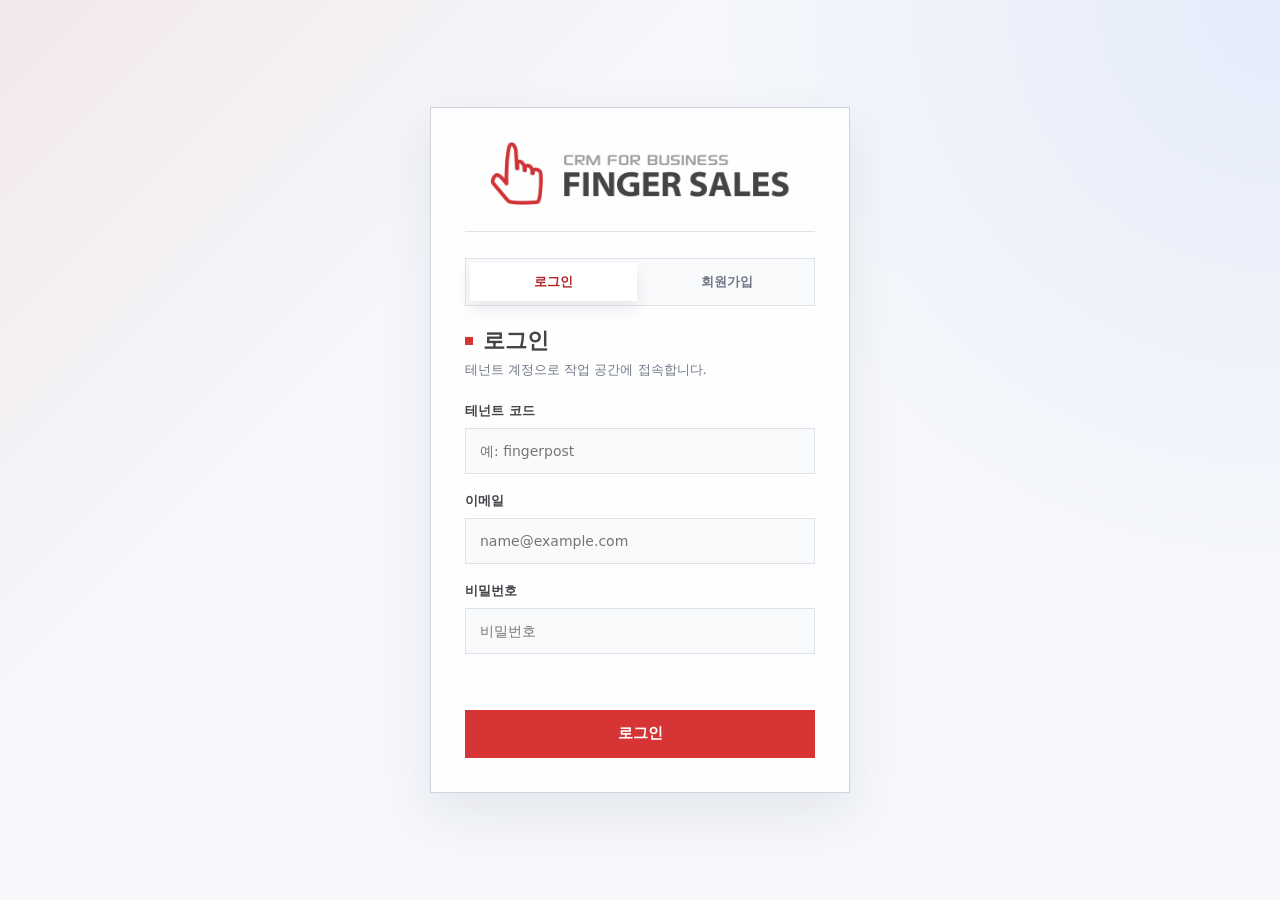
<file: login.html>
<!doctype html>
<html lang="ko">
  <head>
    <meta charset="UTF-8" />
    <meta name="viewport" content="width=device-width, initial-scale=1.0" />
    <title>FingerSalesAI 로그인</title>
    <link rel="stylesheet" href="/styles.css" />
  </head>
  <body class="login-page">
    <main class="login-shell" aria-label="FingerSalesAI 로그인">
      <section class="login-panel">
        <div class="login-brand">
          <img src="/fingersales_logo.png" alt="FingerSalesAI" />
        </div>

        <div class="auth-tabs" role="tablist" aria-label="인증 방식">
          <button class="auth-tab active" type="button" data-auth-mode="login">로그인</button>
          <button class="auth-tab" type="button" data-auth-mode="register">회원가입</button>
        </div>

        <form class="login-form" id="login-form">
          <div class="login-title">
            <h1>로그인</h1>
            <p>테넌트 계정으로 작업 공간에 접속합니다.</p>
          </div>

          <label class="field-group">
            <span>테넌트 코드</span>
            <input type="text" name="tenant_code" autocomplete="organization" placeholder="예: fingerpost" required />
          </label>

          <label class="field-group">
            <span>이메일</span>
            <input type="email" name="email" autocomplete="username" placeholder="name@example.com" required />
          </label>

          <label class="field-group">
            <span>비밀번호</span>
            <input type="password" name="password" autocomplete="current-password" placeholder="비밀번호" required />
          </label>

          <p class="login-message" id="login-message" aria-live="polite"></p>
          <button class="login-button" type="submit">로그인</button>
        </form>

        <form class="login-form hidden" id="register-form">
          <div class="login-title">
            <h1>회원가입</h1>
            <p>새 테넌트를 만들거나, 관리자에게 받은 가입 코드로 기존 테넌트에 참여합니다.</p>
          </div>

          <label class="field-group">
            <span>테넌트 코드</span>
            <input type="text" name="tenant_code" autocomplete="organization" placeholder="예: finger" required />
          </label>

          <label class="field-group">
            <span>테넌트 이름</span>
            <input type="text" name="tenant_name" autocomplete="organization-title" placeholder="예: Finger" />
          </label>

          <label class="field-group">
            <span>이름</span>
            <input type="text" name="name" autocomplete="name" placeholder="사용자 이름" required />
          </label>

          <label class="field-group">
            <span>이메일</span>
            <input type="email" name="email" autocomplete="username" placeholder="name@example.com" required />
          </label>

          <label class="field-group">
            <span>역할</span>
            <select name="role" required>
              <option value="sales">영업</option>
              <option value="viewer">조회</option>
              <option value="manager">매니저</option>
            </select>
          </label>

          <label class="field-group">
            <span>가입 코드</span>
            <input type="password" name="join_code" autocomplete="off" placeholder="기존 테넌트 참여 시 입력" />
          </label>

          <label class="field-group">
            <span>비밀번호</span>
            <input type="password" name="password" autocomplete="new-password" placeholder="비밀번호" required />
          </label>

          <p class="login-message" id="register-message" aria-live="polite"></p>
          <button class="login-button" type="submit">계정 만들기</button>
        </form>
      </section>
    </main>

    <script>
      const loginForm = document.querySelector("#login-form");
      const registerForm = document.querySelector("#register-form");
      const loginMessage = document.querySelector("#login-message");
      const registerMessage = document.querySelector("#register-message");
      const authTabs = document.querySelectorAll(".auth-tab");
      const savedLogin = JSON.parse(localStorage.getItem("fingersalesai:last-login") || "{}");

      if (savedLogin.tenant_code) {
        loginForm.elements.tenant_code.value = savedLogin.tenant_code;
        registerForm.elements.tenant_code.value = savedLogin.tenant_code;
      }
      if (savedLogin.email) {
        loginForm.elements.email.value = savedLogin.email;
        registerForm.elements.email.value = savedLogin.email;
      }

      function setAuthMode(mode) {
        const isRegister = mode === "register";
        loginForm.classList.toggle("hidden", isRegister);
        registerForm.classList.toggle("hidden", !isRegister);
        authTabs.forEach((tab) => tab.classList.toggle("active", tab.dataset.authMode === mode));
      }

      function rememberLogin(tenantCode, email) {
        localStorage.setItem(
          "fingersalesai:last-login",
          JSON.stringify({
            tenant_code: tenantCode,
            email,
          }),
        );
      }

      function apiErrorMessage(result, fallback) {
        const parts = [result?.message || result?.detail || result?.error || fallback];
        if (result?.error_code) parts.push(`에러코드: ${result.error_code}`);
        if (result?.details?.situation) parts.push(`상황: ${result.details.situation}`);
        if (result?.details?.db_errno) parts.push(`DB 오류번호: ${result.details.db_errno}`);
        if (result?.request_id) parts.push(`요청ID: ${result.request_id}`);
        return parts.filter(Boolean).join(" / ");
      }

      authTabs.forEach((tab) => {
        tab.addEventListener("click", () => setAuthMode(tab.dataset.authMode));
      });

      loginForm?.addEventListener("submit", async (event) => {
        event.preventDefault();
        const submitButton = loginForm.querySelector("button[type='submit']");
        const formData = new FormData(loginForm);
        const payload = {
          tenant_code: String(formData.get("tenant_code") || "").trim(),
          email: String(formData.get("email") || "").trim(),
          password: String(formData.get("password") || ""),
        };

        loginMessage.textContent = "";
        submitButton.disabled = true;

        try {
          const response = await fetch("/api/auth/login", {
            method: "POST",
            credentials: "same-origin",
            headers: { "Content-Type": "application/json" },
            body: JSON.stringify(payload),
          });
          const result = await response.json();
          if (!response.ok || !result.success) {
            throw new Error(apiErrorMessage(result, "로그인 정보를 확인해 주세요."));
          }
          rememberLogin(payload.tenant_code, payload.email);
          window.location.replace("/");
        } catch (error) {
          loginMessage.textContent = error.message;
        } finally {
          submitButton.disabled = false;
        }
      });

      registerForm?.addEventListener("submit", async (event) => {
        event.preventDefault();
        const submitButton = registerForm.querySelector("button[type='submit']");
        const formData = new FormData(registerForm);
        const payload = {
          tenant_code: String(formData.get("tenant_code") || "").trim(),
          tenant_name: String(formData.get("tenant_name") || "").trim(),
          name: String(formData.get("name") || "").trim(),
          email: String(formData.get("email") || "").trim(),
          role: String(formData.get("role") || "sales"),
          join_code: String(formData.get("join_code") || ""),
          password: String(formData.get("password") || ""),
        };

        registerMessage.textContent = "";
        submitButton.disabled = true;

        try {
          const response = await fetch("/api/auth/register", {
            method: "POST",
            credentials: "same-origin",
            headers: { "Content-Type": "application/json" },
            body: JSON.stringify(payload),
          });
          const result = await response.json();
          if (!response.ok || !result.success) {
            throw new Error(apiErrorMessage(result, "회원가입 정보를 확인해 주세요."));
          }
          rememberLogin(payload.tenant_code, payload.email);
          loginForm.elements.tenant_code.value = payload.tenant_code;
          loginForm.elements.email.value = payload.email;
          loginForm.elements.password.value = "";
          registerForm.reset();
          registerMessage.textContent = "";
          loginMessage.textContent = result.message || "회원가입이 완료되었습니다. 로그인해 주세요.";
          setAuthMode("login");
        } catch (error) {
          registerMessage.textContent = error.message;
        } finally {
          submitButton.disabled = false;
        }
      });
    </script>
  </body>
</html>
</file>
<file: styles.css>
:root {
  --bg: #f5f7fb;
  --surface: #ffffff;
  --surface-soft: #f9fafc;
  --line: #dde2ea;
  --line-strong: #c6ced9;
  --text: #202327;
  --muted: #6f7885;
  --brand: #d73535;
  --brand-dark: #ad2628;
  --charcoal: #424448;
  --blue: #2563eb;
  --green: #0f9f6e;
  --shadow: 0 18px 45px rgba(23, 32, 50, 0.08);
  --left-size: 50%;
  --left-top-size: 65%;
  --right-size: 20%;
  font-family:
    Inter, ui-sans-serif, system-ui, -apple-system, BlinkMacSystemFont, "Segoe UI",
    sans-serif;
}

* {
  box-sizing: border-box;
}

html,
body {
  height: 100%;
  overflow: hidden;
}

body {
  margin: 0;
  background:
    linear-gradient(135deg, rgba(215, 53, 53, 0.08), transparent 32%),
    radial-gradient(circle at top right, rgba(37, 99, 235, 0.08), transparent 36%),
    var(--bg);
  color: var(--text);
}

.login-page {
  min-height: 100vh;
  display: grid;
  place-items: center;
  padding: 24px;
}

.login-shell {
  width: min(100%, 420px);
}

.login-panel {
  background: rgba(255, 255, 255, 0.94);
  border: 1px solid rgba(198, 206, 217, 0.86);
  box-shadow: var(--shadow);
  padding: 34px;
}

.login-brand {
  display: flex;
  justify-content: center;
  padding-bottom: 26px;
  margin-bottom: 26px;
  border-bottom: 1px solid var(--line);
}

.login-brand img {
  width: min(100%, 300px);
  height: auto;
  display: block;
}

.login-form {
  display: grid;
  gap: 18px;
}

.login-form.hidden {
  display: none;
}

.auth-tabs {
  display: grid;
  grid-template-columns: 1fr 1fr;
  gap: 6px;
  margin-bottom: 22px;
  padding: 4px;
  border: 1px solid var(--line);
  background: var(--surface-soft);
}

.auth-tab {
  min-height: 38px;
  border: 0;
  background: transparent;
  color: var(--muted);
  font-size: 13px;
  font-weight: 900;
}

.auth-tab.active {
  background: var(--surface);
  color: var(--brand-dark);
  box-shadow: 0 8px 18px rgba(16, 24, 40, 0.08);
}

.login-title {
  display: grid;
  gap: 8px;
  margin-bottom: 4px;
}

.login-title h1 {
  font-size: 22px;
}

.login-title h1::before {
  content: "";
  display: inline-block;
  width: 8px;
  height: 8px;
  margin-right: 10px;
  vertical-align: 3px;
  background: var(--brand);
}

.login-title p {
  margin: 0;
  color: var(--muted);
  font-size: 13px;
  line-height: 1.45;
}

.field-group {
  display: grid;
  gap: 8px;
}

.field-group span {
  color: var(--charcoal);
  font-size: 13px;
  font-weight: 800;
}

.field-group input,
.field-group select {
  min-height: 46px;
  border: 1px solid var(--line);
  background: var(--surface-soft);
  padding: 0 14px;
  color: var(--text);
  font-size: 14px;
  outline: none;
}

.field-group input:focus,
.field-group select:focus {
  border-color: rgba(215, 53, 53, 0.58);
  box-shadow: 0 0 0 4px rgba(215, 53, 53, 0.1);
}

.login-message {
  min-height: 18px;
  margin: -4px 0 0;
  color: var(--brand-dark);
  font-size: 12px;
  font-weight: 800;
}

.login-button {
  min-height: 48px;
  border: 0;
  background: var(--brand);
  color: #fff;
  font-size: 15px;
  font-weight: 900;
  margin-top: 6px;
}

.login-button:hover {
  background: var(--brand-dark);
}

.login-button:disabled,
button:disabled {
  cursor: wait;
  opacity: 0.68;
}

button,
input {
  font: inherit;
}

button {
  cursor: pointer;
}

a {
  color: inherit;
}

.app-shell {
  height: 100vh;
  overflow: hidden;
  display: grid;
  grid-template-rows: 72px minmax(0, 1fr);
}

.topbar {
  display: grid;
  grid-template-columns: auto minmax(0, 1fr) auto;
  align-items: center;
  gap: 18px;
  padding: 0 28px;
  background: rgba(255, 255, 255, 0.86);
  border-bottom: 1px solid rgba(198, 206, 217, 0.72);
  backdrop-filter: blur(18px);
  position: sticky;
  top: 0;
  z-index: 10;
}

.brand {
  display: flex;
  align-items: center;
  min-width: 0;
}

.brand img {
  width: 180px;
  height: auto;
  display: block;
}

.main-nav {
  display: flex;
  align-items: center;
  justify-content: flex-start;
  gap: 10px;
  min-width: 0;
}

.main-nav button {
  appearance: none;
  border: 0;
  background: transparent;
  color: var(--muted);
  font-size: 15px;
  font-weight: 800;
  line-height: 1;
  min-height: 48px;
  padding: 0 18px;
  border-radius: 8px;
  white-space: nowrap;
}

.main-nav button:hover,
.main-nav button.active {
  background: #eef1f6;
  color: var(--charcoal);
}

.top-actions {
  display: flex;
  gap: 14px;
  align-items: center;
  justify-content: flex-end;
  color: var(--charcoal);
}

.admin-label {
  color: var(--charcoal);
  font-size: 14px;
  font-weight: 800;
  white-space: nowrap;
}

.admin-label span {
  color: var(--muted);
  font-weight: 700;
}

.top-actions > .admin-label:not(#session-user-label),
.top-actions > a[href="/login.html"] {
  display: none;
}

.small-icon-btn,
.titlebar-action {
  display: inline-grid;
  place-items: center;
}

.small-icon-btn {
  border: 1px solid var(--line);
  background: var(--surface);
  color: var(--charcoal);
  box-shadow: 0 8px 22px rgba(21, 30, 46, 0.06);
}

.titlebar-action {
  width: 34px;
  height: 42px;
  padding: 0;
  border: 0;
  background: transparent;
  color: var(--muted);
  text-decoration: none;
  box-shadow: none;
}

.titlebar-action:hover {
  color: var(--charcoal);
}

.icon-btn {
  width: 42px;
  height: 42px;
  border-radius: 8px;
}

.small-icon-btn {
  width: 34px;
  height: 34px;
  border-radius: 8px;
}

.icon-btn svg,
.small-icon-btn svg,
.titlebar-action svg,
.chat-input button svg {
  width: 20px;
  height: 20px;
  fill: none;
  stroke: currentColor;
  stroke-width: 2;
  stroke-linecap: round;
  stroke-linejoin: round;
}

.workspace {
  min-height: 0;
  height: 100%;
  overflow: hidden;
  padding: 18px;
  display: grid;
  grid-template-columns: minmax(280px, var(--left-size)) 10px minmax(280px, 1fr) 10px minmax(240px, var(--right-size));
  gap: 0;
}

.workspace.focus-left {
  grid-template-columns: minmax(0, 1fr);
}

.workspace.focus-chat {
  grid-template-columns: minmax(0, 1fr) 10px minmax(240px, var(--right-size));
}

.panel {
  min-width: 0;
  min-height: 0;
  max-height: 100%;
  background: rgba(255, 255, 255, 0.9);
  border: 1px solid rgba(198, 206, 217, 0.82);
  box-shadow: var(--shadow);
  overflow: hidden;
}

.left-panel {
  grid-column: 1;
  display: grid;
  grid-template-rows: minmax(0, var(--left-top-size)) 10px minmax(0, 1fr);
  gap: 0;
  min-width: 0;
  min-height: 0;
  max-height: 100%;
  overflow: hidden;
  background: transparent;
}

.left-section {
  display: grid;
  grid-template-rows: auto minmax(0, 1fr);
  min-height: 0;
}

.customer-list-section {
  border-radius: 8px 0 0 0;
}

.customer-detail-section {
  border-radius: 0 0 0 8px;
  grid-template-rows: minmax(0, 1fr);
}

.left-panel.home-mode {
  grid-template-rows: minmax(0, 1fr);
}

.left-panel.home-mode .customer-list-section {
  border-radius: 8px 0 0 8px;
}

.left-panel.home-mode .splitter-left-vertical,
.left-panel.home-mode .customer-detail-section {
  display: none;
}

.chat-panel {
  grid-column: 3;
  display: grid;
  grid-template-rows: auto minmax(0, 1fr) auto;
}

.right-panel {
  grid-column: 5;
  border-radius: 0 8px 8px 0;
  display: grid;
  grid-template-rows: minmax(0, 1fr) minmax(0, 0.85fr) minmax(0, 0.85fr);
  gap: 10px;
  padding: 0;
  background: transparent;
  border: 0;
  box-shadow: none;
}

.splitter-left {
  grid-column: 2;
}

.splitter-right {
  grid-column: 4;
}

.splitter-left-vertical {
  min-width: 0;
  min-height: 10px;
  cursor: row-resize;
}

.workspace.focus-left .chat-panel,
.workspace.focus-left .right-panel,
.workspace.focus-left .splitter-left,
.workspace.focus-left .splitter-right,
.workspace.focus-chat .left-panel,
.workspace.focus-chat .splitter-left {
  display: none;
}

.workspace.focus-left .left-panel {
  grid-column: 1;
}

.workspace.focus-left .customer-list-section {
  border-radius: 8px 8px 0 0;
}

.workspace.focus-left .customer-detail-section {
  border-radius: 0 0 8px 8px;
}

.workspace.focus-chat .chat-panel {
  grid-column: 1;
  border-radius: 8px 0 0 8px;
}

.workspace.focus-chat .splitter-right {
  grid-column: 2;
}

.workspace.focus-chat .right-panel {
  grid-column: 3;
}

.panel-header {
  display: flex;
  align-items: center;
  justify-content: space-between;
  gap: 14px;
  padding: 14px 18px;
  border-bottom: 1px solid var(--line);
}

.chat-heading {
  display: flex;
  align-items: center;
  gap: 10px;
  min-width: 0;
}

.eyebrow {
  margin: 0 0 5px;
  color: var(--brand);
  font-size: 11px;
  font-weight: 900;
  letter-spacing: 0;
  text-transform: uppercase;
}

h1,
h2,
h3,
p {
  margin-top: 0;
}

h1,
h2,
h3 {
  margin-bottom: 0;
  color: var(--charcoal);
}

.panel-header h1,
.panel-header h2,
.detail-drawer h2,
.right-section-header h2 {
  display: inline-flex;
  align-items: center;
  gap: 9px;
  font-weight: 800;
}

.panel-header h1::before,
.panel-header h2::before,
.detail-drawer h2::before,
.right-section-header h2::before {
  content: "";
  width: 7px;
  height: 7px;
  flex: 0 0 7px;
  background: var(--brand);
}

h1 {
  font-size: 19px;
  line-height: 1.15;
}

h2 {
  font-size: 16px;
  line-height: 1.2;
}

h3 {
  font-size: 14px;
  line-height: 1.25;
}

.splitter {
  position: relative;
  cursor: col-resize;
  min-width: 10px;
}

.splitter::before {
  content: "";
  position: absolute;
  inset: 14px 3px;
  border-radius: 999px;
  background: var(--line-strong);
  opacity: 0.7;
  transition: background 0.2s ease, opacity 0.2s ease;
}

.splitter-left-vertical::before {
  inset: 3px 14px;
}

.splitter:hover::before,
.splitter.active::before,
.splitter:focus-visible::before {
  background: var(--brand);
  opacity: 1;
}

.splitter:focus-visible {
  outline: 2px solid rgba(215, 53, 53, 0.42);
  outline-offset: -2px;
}

.canvas-area {
  min-height: 0;
  overflow: hidden;
  padding: 18px;
  background: var(--surface);
}

.canvas-area.home-canvas {
  padding: 0;
}

.module-view {
  height: 100%;
  min-height: 0;
  display: grid;
  grid-template-rows: auto minmax(0, 1fr);
  gap: 8px;
  overflow: hidden;
}

.home-view {
  height: 100%;
  min-height: 0;
  overflow: auto;
  padding: 18px;
  display: grid;
  align-content: start;
  gap: 18px;
  background:
    linear-gradient(135deg, rgba(248, 250, 252, 0.96), rgba(255, 255, 255, 0.98)),
    radial-gradient(circle at 18% 0%, rgba(215, 53, 53, 0.08), transparent 34%),
    radial-gradient(circle at 88% 8%, rgba(36, 99, 235, 0.08), transparent 30%);
}

.home-section {
  min-width: 0;
  display: grid;
  gap: 12px;
}

.home-dashboard-head {
  display: flex;
  align-items: center;
  justify-content: space-between;
  gap: 16px;
  min-width: 0;
  padding: 2px 2px 0;
}

.home-dashboard-head h2,
.home-section-title h2 {
  margin: 0;
  color: var(--charcoal);
  font-size: 18px;
  font-weight: 900;
}

.home-dashboard-head p {
  margin: 6px 0 0;
  color: var(--muted);
  font-size: 12px;
  font-weight: 700;
}

.home-dashboard-date,
.home-section-title span {
  color: var(--muted);
  font-size: 12px;
  font-weight: 800;
}

.home-dashboard-date {
  flex: 0 0 auto;
  color: var(--charcoal);
  font-size: 14px;
  font-weight: 900;
}

.home-section-title {
  display: flex;
  align-items: center;
  justify-content: space-between;
  gap: 12px;
  min-width: 0;
}

.home-metric-grid {
  display: grid;
  grid-template-columns: repeat(auto-fit, minmax(176px, 1fr));
  gap: 12px;
}

.home-metric-card {
  --tone: #d73535;
  --tone-soft: rgba(215, 53, 53, 0.1);
  --tone-line: rgba(215, 53, 53, 0.24);
  min-width: 0;
  position: relative;
  overflow: hidden;
  border: 1px solid rgba(21, 31, 45, 0.08);
  border-radius: 8px;
  background:
    linear-gradient(180deg, rgba(255, 255, 255, 0.96), rgba(255, 255, 255, 0.88)),
    linear-gradient(135deg, var(--tone-soft), transparent 58%);
  box-shadow: 0 14px 32px rgba(15, 23, 42, 0.08);
  padding: 14px;
  display: grid;
  gap: 12px;
  transform: translateY(0);
  transition: transform 160ms ease, box-shadow 160ms ease, border-color 160ms ease;
}

.home-metric-card::before {
  content: "";
  position: absolute;
  inset: 0 0 auto;
  height: 3px;
  background: linear-gradient(90deg, var(--tone), transparent);
}

.home-metric-card::after {
  content: "";
  position: absolute;
  width: 92px;
  height: 92px;
  right: -42px;
  top: -40px;
  border-radius: 50%;
  background: var(--tone-soft);
  pointer-events: none;
}

.home-metric-card:hover {
  transform: translateY(-2px);
  border-color: var(--tone-line);
  box-shadow: 0 18px 36px rgba(15, 23, 42, 0.11);
}

.home-metric-card.tone-blue {
  --tone: #2563eb;
  --tone-soft: rgba(37, 99, 235, 0.11);
  --tone-line: rgba(37, 99, 235, 0.28);
}

.home-metric-card.tone-green {
  --tone: #0f9f6e;
  --tone-soft: rgba(15, 159, 110, 0.12);
  --tone-line: rgba(15, 159, 110, 0.28);
}

.home-metric-card.tone-amber {
  --tone: #b7791f;
  --tone-soft: rgba(183, 121, 31, 0.12);
  --tone-line: rgba(183, 121, 31, 0.3);
}

.home-metric-card.tone-violet {
  --tone: #6d5bd0;
  --tone-soft: rgba(109, 91, 208, 0.12);
  --tone-line: rgba(109, 91, 208, 0.28);
}

.home-card-top,
.home-card-foot {
  position: relative;
  z-index: 1;
  display: flex;
  align-items: center;
  justify-content: space-between;
  gap: 10px;
  min-width: 0;
}

.home-card-top strong {
  min-width: 0;
  color: var(--charcoal);
  font-size: 14px;
  font-weight: 950;
}

.home-card-icon {
  width: 32px;
  height: 32px;
  flex: 0 0 32px;
  display: grid;
  place-items: center;
  border-radius: 8px;
  background: var(--tone-soft);
  color: var(--tone);
}

.home-card-icon svg {
  width: 18px;
  height: 18px;
  fill: none;
  stroke: currentColor;
  stroke-width: 2;
  stroke-linecap: round;
  stroke-linejoin: round;
}

.home-card-focus {
  position: relative;
  z-index: 1;
  display: flex;
  align-items: end;
  justify-content: space-between;
  gap: 10px;
}

.home-card-focus span {
  color: var(--charcoal);
  font-size: 32px;
  line-height: 0.95;
  font-weight: 950;
}

.home-card-focus em {
  color: var(--muted);
  font-size: 11px;
  font-style: normal;
  font-weight: 900;
  white-space: nowrap;
}

.home-metric-periods {
  position: relative;
  z-index: 1;
  display: grid;
  grid-template-columns: repeat(3, minmax(0, 1fr));
  gap: 6px;
}

.home-metric-periods span {
  min-width: 0;
  border-radius: 7px;
  background: rgba(246, 248, 251, 0.84);
  border: 1px solid rgba(21, 31, 45, 0.05);
  padding: 7px 6px;
  color: var(--charcoal);
  text-align: center;
}

.home-metric-periods em {
  display: block;
  margin-bottom: 2px;
  color: var(--muted);
  font-size: 10px;
  font-style: normal;
  font-weight: 900;
}

.home-metric-periods b {
  color: var(--charcoal);
  font-size: 15px;
  font-weight: 950;
}

.home-mini-chart {
  position: relative;
  z-index: 1;
  height: 64px;
  display: grid;
  grid-template-columns: repeat(3, minmax(0, 1fr));
  align-items: end;
  gap: 10px;
  padding: 4px 3px 0;
}

.home-mini-bar {
  min-width: 0;
  display: grid;
  align-items: end;
  justify-items: center;
  gap: 4px;
  height: 64px;
}

.home-mini-bar i {
  width: 100%;
  max-width: 34px;
  height: var(--bar-height);
  border-radius: 7px 7px 3px 3px;
  background: linear-gradient(180deg, var(--tone), color-mix(in srgb, var(--tone) 42%, #ffffff));
  box-shadow: 0 8px 18px var(--tone-soft);
  animation: homeBarRise 420ms ease both;
}

.home-mini-bar b {
  color: var(--muted);
  font-size: 10px;
  font-weight: 900;
}

.home-progress-line {
  position: relative;
  z-index: 1;
  height: 7px;
  overflow: hidden;
  border-radius: 999px;
  background: #eef2f7;
}

.home-progress-line span {
  display: block;
  height: 100%;
  border-radius: inherit;
  background: linear-gradient(90deg, var(--tone), color-mix(in srgb, var(--tone) 58%, #ffffff));
  animation: homeProgressSweep 520ms ease both;
}

.home-card-foot small,
.home-amount-chip {
  color: var(--muted);
  font-size: 10px;
  font-weight: 900;
}

.home-amount-chip {
  max-width: 52%;
  overflow: hidden;
  text-overflow: ellipsis;
  white-space: nowrap;
  border-radius: 999px;
  background: var(--tone-soft);
  color: var(--tone);
  padding: 4px 7px;
}

.home-briefing-section {
  border-top: 1px solid var(--line);
  padding-top: 16px;
}

.home-briefing-text {
  border: 1px solid rgba(21, 31, 45, 0.08);
  border-radius: 8px;
  background:
    linear-gradient(180deg, rgba(255, 255, 255, 0.96), rgba(248, 250, 252, 0.92)),
    linear-gradient(90deg, rgba(215, 53, 53, 0.07), transparent 48%);
  box-shadow: 0 12px 28px rgba(15, 23, 42, 0.06);
  padding: 18px 20px;
  color: var(--charcoal);
  font-size: 13px;
  line-height: 1.65;
}

.home-briefing-text p {
  margin: 0 0 12px;
}

.home-briefing-text p:last-child {
  margin-bottom: 0;
}

@keyframes homeBarRise {
  from {
    transform: scaleY(0.35);
    transform-origin: bottom;
    opacity: 0.4;
  }
  to {
    transform: scaleY(1);
    transform-origin: bottom;
    opacity: 1;
  }
}

@keyframes homeProgressSweep {
  from {
    transform: translateX(-24%);
    opacity: 0.45;
  }
  to {
    transform: translateX(0);
    opacity: 1;
  }
}

.module-filter {
  display: grid;
  grid-template-columns: repeat(3, minmax(96px, 180px)) minmax(30px, auto);
  gap: 6px;
  align-items: center;
  justify-content: stretch;
}

.calendar-picker {
  color: var(--muted);
  font-size: 11px;
  font-weight: 900;
}

.module-filter input,
.calendar-picker input,
.calendar-picker select {
  width: 100%;
  min-height: 30px;
  margin-top: 0;
  border: 1px solid var(--line);
  border-radius: 6px;
  background: #fff;
  color: var(--text);
  padding: 0 9px;
  font: inherit;
}

.module-filter input {
  font-size: 12px;
}

.module-filter input::placeholder {
  color: var(--muted);
  font-size: inherit;
  opacity: 1;
}

.calendar-toolbar button,
.calendar-picker button {
  min-height: 34px;
  border: 1px solid var(--line-strong);
  border-radius: 6px;
  background: #fff;
  color: var(--charcoal);
  padding: 0 12px;
  font-weight: 900;
  cursor: pointer;
}

.calendar-toolbar button:hover,
.calendar-picker button:hover {
  border-color: rgba(215, 53, 53, 0.45);
  color: var(--brand-dark);
}

.module-search-button {
  grid-column: 4;
  justify-self: end;
  display: inline-grid;
  place-items: center;
  width: 30px;
  height: 30px;
  min-height: 30px;
  border: 1px solid var(--line-strong);
  border-radius: 6px;
  background: #fff;
  color: var(--charcoal);
  padding: 0;
}

.module-search-button svg {
  width: 16px;
  height: 16px;
  fill: none;
  stroke: currentColor;
  stroke-width: 2;
  stroke-linecap: round;
  stroke-linejoin: round;
}

.module-search-button:hover,
.module-search-button:focus-visible {
  border-color: rgba(215, 53, 53, 0.45);
  color: var(--brand-dark);
  outline: none;
}

.grid-board {
  height: 100%;
  min-height: 300px;
  overflow: auto;
  display: grid;
  grid-template-columns: repeat(2, minmax(170px, 1fr));
  grid-auto-rows: minmax(116px, auto);
  gap: 14px;
  align-content: start;
}

.customer-table-wrap {
  min-width: 720px;
  min-height: 0;
  height: 100%;
  background: rgba(255, 255, 255, 0.92);
  border: 1px solid var(--line);
  border-radius: 8px;
  overflow: auto;
}

.customer-table {
  width: 100%;
  border-collapse: collapse;
  font-size: 12px;
}

.customer-table th,
.customer-table td {
  padding: 11px 12px;
  border-bottom: 1px solid var(--line);
  text-align: left;
  vertical-align: top;
  white-space: nowrap;
}

.customer-table th {
  position: sticky;
  top: 0;
  z-index: 1;
  background: #eef1f6;
  color: var(--charcoal);
  font-size: 11px;
  font-weight: 900;
}

.customer-table td {
  color: var(--charcoal);
  max-width: 260px;
  overflow: hidden;
  text-overflow: ellipsis;
}

.customer-table tbody tr:hover td {
  background: #fff8f8;
}

.customer-table tbody tr.customer-row {
  cursor: pointer;
}

.customer-table tbody tr.customer-row.selected td,
.customer-table tbody tr.data-row.selected td {
  background: #fff1f1;
  box-shadow: inset 0 1px 0 rgba(215, 53, 53, 0.12), inset 0 -1px 0 rgba(215, 53, 53, 0.12);
}

.customer-table tbody tr.data-row {
  cursor: pointer;
}

.customer-table .empty-row td {
  color: var(--muted);
  text-align: center;
  padding: 36px 14px;
  white-space: normal;
}

.calendar-view {
  height: 100%;
  min-height: 0;
  display: grid;
  grid-template-rows: auto minmax(0, 1fr);
  gap: 12px;
  overflow: hidden;
}

.calendar-toolbar {
  display: flex;
  align-items: center;
  justify-content: space-between;
  gap: 12px;
}

.calendar-nav,
.calendar-picker {
  display: flex;
  align-items: center;
  gap: 8px;
}

.calendar-nav strong {
  color: var(--charcoal);
  font-size: 18px;
}

.calendar-picker input,
.calendar-picker select {
  width: auto;
  min-width: 82px;
  margin-top: 0;
}

.calendar-grid {
  min-height: 0;
  display: grid;
  grid-template-columns: repeat(7, minmax(96px, 1fr));
  grid-template-rows: auto repeat(6, minmax(92px, 1fr));
  border: 1px solid var(--line);
  border-radius: 8px;
  overflow: hidden;
  background: #fff;
}

.calendar-weekday {
  padding: 9px 8px;
  border-right: 1px solid var(--line);
  border-bottom: 1px solid var(--line);
  background: #f7f8fb;
  color: var(--muted);
  font-size: 11px;
  font-weight: 900;
  text-align: center;
}

.calendar-weekday:nth-child(7) {
  border-right: 0;
}

.calendar-cell {
  min-width: 0;
  min-height: 0;
  padding: 7px;
  border-right: 1px solid var(--line);
  border-bottom: 1px solid var(--line);
  background: #fff;
}

.calendar-cell:nth-child(7n) {
  border-right: 0;
}

.calendar-cell.muted {
  background: #fafbfc;
  color: var(--muted);
}

.calendar-cell.today .calendar-day-number {
  display: inline-grid;
  place-items: center;
  min-width: 24px;
  height: 24px;
  border-radius: 999px;
  background: var(--brand);
  color: #fff;
}

.calendar-cell.selected {
  background: #fff7f7;
  box-shadow: inset 0 0 0 2px rgba(215, 53, 53, 0.24);
}

.calendar-day-number {
  margin-bottom: 5px;
  color: var(--charcoal);
  font-size: 12px;
  font-weight: 900;
}

.calendar-events {
  display: grid;
  gap: 4px;
}

.calendar-event {
  min-width: 0;
  width: 100%;
  border: 0;
  border-radius: 4px;
  background: #edf4ff;
  color: #1d4f91;
  padding: 3px 6px;
  font-size: 11px;
  font-weight: 800;
  text-align: left;
  overflow: hidden;
  text-overflow: ellipsis;
  white-space: nowrap;
  cursor: pointer;
}

.calendar-event.selected {
  background: var(--brand);
  color: #fff;
}

.calendar-more {
  color: var(--muted);
  font-size: 11px;
  font-weight: 800;
}

.pipeline-card,
.agent-card {
  border: 1px solid var(--line);
  background: rgba(255, 255, 255, 0.94);
  border-radius: 8px;
}

.pipeline-card {
  padding: 16px;
  display: flex;
  flex-direction: column;
  gap: 9px;
  box-shadow: 0 12px 28px rgba(23, 32, 50, 0.07);
}

.pipeline-card span,
.message span {
  color: var(--muted);
  font-size: 11px;
  font-weight: 800;
}

.pipeline-card strong {
  color: var(--charcoal);
  font-size: 14px;
  line-height: 1.25;
}

.pipeline-card small {
  color: var(--muted);
  font-size: 12px;
  line-height: 1.35;
}

.pipeline-card.hot {
  border-color: rgba(215, 53, 53, 0.35);
  box-shadow: 0 18px 32px rgba(215, 53, 53, 0.13);
}

.pipeline-card.muted {
  background: rgba(249, 250, 252, 0.9);
}

.detail-drawer {
  min-height: 0;
  height: 100%;
  max-height: none;
  overflow: auto;
  padding: 0;
  background: var(--surface);
}

.detail-drawer > div:first-child {
  position: sticky;
  top: 0;
  z-index: 1;
  padding: 14px 18px;
  border-bottom: 1px solid var(--line);
  background: rgba(255, 255, 255, 0.94);
}

.detail-list {
  margin: 0;
  padding: 14px 18px;
  display: grid;
  gap: 10px;
}

.detail-list > .detail-field-row,
.detail-tab-panel > .detail-field-row {
  display: grid;
  grid-template-columns: 86px 1fr;
  gap: 12px;
}

.detail-list dt {
  color: var(--muted);
  font-size: 11px;
  font-weight: 800;
}

.detail-list dd {
  margin: 0;
  color: var(--charcoal);
  font-size: 13px;
  line-height: 1.35;
}

.detail-list-tabbed {
  padding: 0;
  display: grid;
  grid-template-columns: minmax(0, 1fr);
  grid-template-rows: minmax(0, 1fr);
}

.detail-tabs {
  height: 100%;
  min-height: 0;
  display: grid;
  grid-template-columns: minmax(0, 1fr);
  grid-template-rows: auto minmax(0, 1fr);
}

.detail-tab-list {
  display: flex;
  align-items: center;
  gap: 4px;
  min-width: 0;
  padding: 10px 14px 0;
  border-bottom: 1px solid var(--line);
}

.detail-tab-button {
  min-height: 32px;
  border: 1px solid transparent;
  border-bottom: 0;
  border-radius: 8px 8px 0 0;
  background: transparent;
  color: var(--muted);
  padding: 0 14px;
  font-size: 12px;
  font-weight: 800;
  cursor: pointer;
}

.detail-tab-button.active {
  background: var(--surface);
  border-color: var(--line);
  color: var(--charcoal);
}

.detail-tab-panel {
  min-height: 0;
  overflow: auto;
  padding: 14px 18px;
  display: none;
}

.detail-tab-panel.active {
  display: grid;
  gap: 10px;
}

.detail-tab-panel > div {
  display: grid;
  grid-template-columns: 86px 1fr;
  gap: 12px;
}

.document-viewer {
  min-height: 0;
  display: grid;
  grid-template-columns: minmax(0, 1fr);
  grid-template-rows: auto minmax(180px, 1fr);
  gap: 10px;
}

.document-viewer-toolbar {
  display: flex;
  align-items: center;
  justify-content: space-between;
  gap: 12px;
  min-width: 0;
  padding: 9px 10px;
  border: 1px solid var(--line);
  border-radius: 8px;
  background: #f8fafc;
  color: var(--charcoal);
  font-size: 12px;
  font-weight: 800;
}

.document-viewer-toolbar span {
  min-width: 0;
  overflow: hidden;
  text-overflow: ellipsis;
  white-space: nowrap;
}

.document-viewer-frame,
.document-text-preview,
.document-viewer-empty {
  width: 100%;
  min-height: 220px;
  border: 1px solid var(--line);
  border-radius: 8px;
  background: #fff;
}

.document-viewer-frame {
  height: clamp(220px, 30vh, 520px);
}

.document-text-preview,
.document-viewer-empty {
  overflow: auto;
  padding: 14px;
  color: var(--charcoal);
  font-size: 12px;
  line-height: 1.55;
  white-space: pre-wrap;
}

.document-viewer-empty {
  display: grid;
  place-items: center;
  color: var(--muted);
  text-align: center;
}

.status-dot {
  display: inline-flex;
  align-items: center;
  gap: 7px;
  color: var(--green);
  font-size: 12px;
  font-weight: 900;
}

.status-dot::before {
  content: "";
  width: 8px;
  height: 8px;
  border-radius: 50%;
  background: currentColor;
  box-shadow: 0 0 0 5px rgba(15, 159, 110, 0.12);
}

.chat-stream {
  min-height: 0;
  overflow: auto;
  padding: 18px;
  display: flex;
  flex-direction: column;
  gap: 14px;
}

.message {
  width: min(86%, 520px);
  padding: 14px 16px;
  border-radius: 8px;
  font-size: 13px;
  line-height: 1.55;
}

.message p {
  margin: 0;
}

.message.ai {
  align-self: flex-start;
  background: #f1f4f8;
  color: var(--charcoal);
}

.message.user {
  align-self: flex-end;
  background: var(--brand);
  color: #fff;
}

.message > span {
  display: none;
}

.chat-input {
  padding: 16px;
  display: grid;
  grid-template-columns: 46px minmax(0, 1fr) 46px;
  gap: 10px;
  border-top: 1px solid var(--line);
  background: var(--surface);
}

.chat-input input,
.chat-input textarea {
  min-width: 0;
  border: 1px solid var(--line);
  border-radius: 8px;
  padding: 13px 15px;
  color: var(--text);
  font-size: 13px;
  font-family: inherit;
  outline: none;
}

.chat-input textarea {
  line-height: 1.45;
  overflow-y: auto;
  resize: none;
}

.chat-input input:focus,
.chat-input textarea:focus {
  border-color: rgba(215, 53, 53, 0.58);
  box-shadow: 0 0 0 4px rgba(215, 53, 53, 0.1);
}

.chat-input .file-input {
  display: none;
}

.composer-main {
  min-width: 0;
  display: grid;
  gap: 8px;
}

.composer-main input,
.composer-main textarea {
  min-height: 46px;
  max-height: 132px;
}

.message p {
  white-space: pre-wrap;
}

.customer-selection {
  display: grid;
  gap: 8px;
}

.customer-selection-header {
  margin: 0 0 2px;
  color: var(--text);
  font-weight: 700;
}

.customer-selection-list {
  display: grid;
  gap: 6px;
}

.customer-select-btn {
  width: 100%;
  display: grid;
  gap: 3px;
  border: 1px solid var(--line);
  border-radius: 8px;
  background: #fff;
  padding: 9px 10px;
  color: var(--text);
  text-align: left;
  cursor: pointer;
}

.customer-select-btn:hover,
.customer-select-btn:focus {
  border-color: rgba(215, 53, 53, 0.48);
  box-shadow: 0 0 0 3px rgba(215, 53, 53, 0.08);
  outline: none;
}

.customer-select-btn strong {
  font-size: 13px;
}

.customer-select-btn span {
  color: var(--muted);
  font-size: 12px;
}

.drop-hint {
  margin: 0;
  color: var(--muted);
  font-size: 11px;
  line-height: 1.35;
}

.chat-input.drag-over {
  background: #fff8f8;
  box-shadow: inset 0 0 0 2px rgba(215, 53, 53, 0.32);
}

.attachment-preview {
  display: none;
  flex-wrap: wrap;
  gap: 8px;
  min-width: 0;
}

.attachment-preview.has-files {
  display: flex;
}

.attachment-chip {
  max-width: 100%;
  min-height: 32px;
  display: inline-flex;
  align-items: center;
  gap: 8px;
  border: 1px solid var(--line);
  border-radius: 8px;
  background: var(--surface-soft);
  color: var(--charcoal);
  padding: 0 10px;
}

.attachment-chip span {
  max-width: 180px;
  overflow: hidden;
  text-overflow: ellipsis;
  white-space: nowrap;
  font-size: 12px;
  font-weight: 800;
}

.attachment-chip small {
  color: var(--muted);
  font-size: 11px;
}

.chat-input button.attach-btn,
.chat-input button.send-btn {
  display: inline-grid;
  place-items: center;
  min-height: 46px;
  border: 0;
  border-radius: 8px;
}

.chat-input button.attach-btn {
  border: 1px solid var(--line);
  background: var(--surface-soft);
  color: var(--charcoal);
}

.chat-input button.send-btn {
  background: var(--brand);
  color: #fff;
}

.message-body {
  margin-top: 0;
}

.message-body p {
  margin: 0 0 10px;
}

.message-body p:last-child {
  margin-bottom: 0;
}

.message-body a {
  color: var(--brand-dark);
  font-weight: 800;
  text-decoration: none;
  border-bottom: 1px solid rgba(215, 53, 53, 0.35);
}

.message-body a:hover {
  border-bottom-color: currentColor;
}

.card-result-list {
  list-style: none;
  display: grid;
  gap: 8px;
  margin: 12px 0 0;
  padding: 0;
}

.card-result-list li {
  display: grid;
  grid-template-columns: 86px minmax(0, 1fr);
  gap: 10px;
  padding: 8px 10px;
  border: 1px solid rgba(198, 206, 217, 0.72);
  border-radius: 8px;
  background: rgba(255, 255, 255, 0.66);
}

.card-result-list strong {
  color: var(--muted);
  font-size: 11px;
}

.card-result-list span {
  color: var(--charcoal);
  font-size: 12px;
  line-height: 1.35;
  overflow-wrap: anywhere;
}

.sns-result-list li {
  grid-template-columns: minmax(0, 1fr);
  gap: 4px;
}

.sns-result-list strong {
  color: var(--charcoal);
  font-size: 12px;
}

.sns-result-list .sns-result-title {
  font-weight: 700;
}

.sns-result-list small,
.sns-result-list .sns-result-reason {
  color: var(--muted);
  font-size: 11px;
  line-height: 1.35;
  overflow-wrap: anywhere;
}

.briefing-kicker {
  color: var(--brand);
  font-size: 11px;
  font-weight: 900;
  text-transform: uppercase;
}

.uploaded-image-message {
  margin: 0;
  display: grid;
  gap: 8px;
}

.uploaded-image-message img {
  width: min(100%, 280px);
  max-height: 240px;
  object-fit: contain;
  border-radius: 8px;
  background: rgba(255, 255, 255, 0.18);
}

.uploaded-image-message figcaption {
  color: rgba(255, 255, 255, 0.82);
  font-size: 11px;
  line-height: 1.35;
  overflow-wrap: anywhere;
}

.uploaded-file-message {
  display: grid;
  gap: 4px;
}

.uploaded-file-message strong {
  color: inherit;
}

.uploaded-file-message span {
  color: rgba(255, 255, 255, 0.82);
  font-size: 11px;
}

.document-download-link {
  color: var(--accent);
  font-weight: 700;
  text-decoration: none;
}

.document-download-link:hover {
  text-decoration: underline;
}

.right-section {
  min-height: 0;
  display: grid;
  grid-template-rows: auto minmax(0, 1fr);
  overflow: hidden;
  background: rgba(255, 255, 255, 0.92);
  border: 1px solid rgba(198, 206, 217, 0.82);
  border-radius: 0;
  box-shadow: var(--shadow);
}

.right-section + .right-section {
  border-top: 1px solid rgba(198, 206, 217, 0.82);
}

.right-section-header {
  display: flex;
  align-items: center;
  justify-content: space-between;
  gap: 14px;
  padding: 14px 18px;
  border-bottom: 1px solid var(--line);
}

.right-section-header.compact {
  padding-bottom: 14px;
}

.agent-stack,
.log-list,
.task-list {
  min-height: 0;
  overflow: auto;
  padding: 0 10px 10px;
}

.agent-stack {
  display: grid;
  gap: 6px;
  align-content: start;
}

.agent-card {
  padding: 8px 10px;
}

.agent-card > div {
  display: flex;
  align-items: center;
  gap: 7px;
  color: var(--charcoal);
  font-size: 12px;
  line-height: 1.2;
}

.agent-card > div strong {
  min-width: 0;
  overflow: hidden;
  text-overflow: ellipsis;
  white-space: nowrap;
}

.agent-card p {
  margin: 5px 0 7px;
  color: var(--muted);
  font-size: 11px;
  line-height: 1.3;
}

.agent-card.pending {
  opacity: 0.72;
}

.agent-card.active {
  border-color: rgba(37, 99, 235, 0.28);
  background: #f8fbff;
}

.agent-card.done {
  border-color: rgba(15, 159, 110, 0.24);
  background: #f7fffb;
}

.agent-card.error {
  border-color: rgba(215, 53, 53, 0.28);
  background: #fff8f8;
}

.agent-card.skipped {
  border-color: rgba(198, 206, 217, 0.86);
  background: var(--surface-soft);
  opacity: 0.82;
}

.upload-plan-card {
  display: grid;
  gap: 7px;
}

.upload-plan-card img {
  width: 100%;
  max-height: 86px;
  object-fit: contain;
  border: 1px solid var(--line);
  border-radius: 8px;
  background: var(--surface-soft);
}

.step-state {
  margin-left: auto;
  color: var(--muted);
  font-size: 10px;
  font-weight: 900;
  white-space: nowrap;
}

.agent-mark {
  width: 8px;
  height: 8px;
  border-radius: 50%;
  display: inline-block;
}

.agent-mark.red {
  background: var(--brand);
}

.agent-mark.blue {
  background: var(--blue);
}

progress {
  width: 100%;
  height: 4px;
  overflow: hidden;
  border: 0;
  border-radius: 999px;
  background: #edf0f5;
}

progress::-webkit-progress-bar {
  background: #edf0f5;
}

progress::-webkit-progress-value {
  border-radius: 999px;
  background: linear-gradient(90deg, var(--brand), var(--blue));
}

.log-list,
.task-list {
  list-style: none;
  margin: 0;
  display: grid;
  gap: 6px;
}

.log-list {
  counter-reset: log;
}

.log-list li {
  position: relative;
  display: grid;
  grid-template-columns: 56px 1fr;
  gap: 7px;
  padding: 7px 8px 7px 12px;
  border-left: 2px solid rgba(37, 99, 235, 0.28);
  background: var(--surface-soft);
  border-radius: 0;
}

.log-list li::before {
  content: "";
  position: absolute;
  left: -5px;
  top: 10px;
  width: 7px;
  height: 7px;
  border-radius: 50%;
  background: var(--blue);
}

.log-list li.done {
  border-left-color: rgba(15, 159, 110, 0.35);
}

.log-list li.done::before {
  background: var(--green);
}

.log-list li.error {
  border-left-color: rgba(215, 53, 53, 0.38);
}

.log-list li.error::before {
  background: var(--brand);
}

.log-list li.log-divider {
  grid-template-columns: 1fr;
  padding: 5px 0 1px;
  border-left: 0;
  background: transparent;
}

.log-list li.log-divider::before {
  display: none;
}

.log-list li.log-divider time {
  display: flex;
  align-items: center;
  gap: 8px;
  color: var(--brand-dark);
  font-size: 10px;
}

.log-list li.log-divider time::after {
  content: "";
  height: 1px;
  flex: 1;
  background: var(--line);
}

.log-list li.log-divider span {
  display: none;
}

.log-list time {
  color: var(--muted);
  font-size: 10px;
  font-weight: 900;
  overflow-wrap: anywhere;
}

.log-list span {
  color: var(--charcoal);
  font-size: 11px;
  line-height: 1.25;
}

.task-list li {
  display: grid;
  grid-template-columns: 44px 1fr;
  gap: 7px;
  align-items: start;
  padding: 7px 8px;
  border: 1px solid var(--line);
  border-radius: 0;
  background: var(--surface-soft);
}

.task-list time {
  color: var(--brand-dark);
  font-size: 10px;
  font-weight: 900;
}

.task-list span {
  color: var(--charcoal);
  font-size: 11px;
  line-height: 1.25;
}

@media (max-width: 1024px) {
  .topbar {
    grid-template-columns: minmax(170px, 260px) 1fr auto;
    padding: 0 18px;
  }

  .main-nav {
    display: none;
  }

  .workspace {
    grid-template-columns: minmax(340px, 1fr) 10px minmax(280px, 36%);
  }

  .left-panel,
  .splitter-left {
    display: none;
  }

  .chat-panel {
    grid-column: 1;
    border-radius: 8px 0 0 8px;
  }

  .splitter-right {
    grid-column: 2;
  }

  .right-panel {
    grid-column: 3;
  }

  .workspace.focus-left,
  .workspace.focus-chat {
    grid-template-columns: minmax(340px, 1fr) 10px minmax(280px, 36%);
  }
}

@media (max-width: 720px) {
  .app-shell {
    grid-template-rows: 64px minmax(0, 1fr);
  }

  .topbar {
    grid-template-columns: minmax(0, 1fr) auto;
    gap: 12px;
  }

  .brand img {
    width: min(100%, 176px);
  }

  .workspace {
    padding: 10px;
    grid-template-columns: minmax(0, 1fr);
  }

  .right-panel,
  .splitter-right {
    display: none;
  }

  .chat-panel {
    grid-column: 1;
    border-radius: 8px;
  }

  .panel-header {
    padding: 15px;
  }

  .chat-stream {
    padding: 15px;
  }

  .message {
    width: 94%;
  }

  .chat-input {
    padding: 12px;
    grid-template-columns: 44px minmax(0, 1fr) 44px;
  }
}

@media (max-width: 420px) {
  .login-page {
    padding: 14px;
  }

  .login-panel {
    padding: 24px 18px;
  }

  .login-brand img {
    width: min(100%, 240px);
  }

  .brand img {
    width: min(100%, 148px);
  }

  .icon-btn {
    width: 38px;
    height: 38px;
  }

  .top-actions {
    gap: 7px;
  }

  .admin-label span {
    display: none;
  }

  .admin-label {
    font-size: 13px;
  }

  .titlebar-action {
    width: 30px;
  }
}

.admin-page {
  overflow: hidden;
}

.admin-shell {
  height: 100vh;
  display: grid;
  grid-template-rows: 68px minmax(0, 1fr);
  background: var(--bg);
}

.admin-topbar {
  display: grid;
  grid-template-columns: auto minmax(0, 1fr) auto;
  align-items: center;
  gap: 22px;
  padding: 0 24px;
  background: rgba(255, 255, 255, 0.96);
  border-bottom: 1px solid var(--line);
}

.admin-title {
  min-width: 0;
}

.admin-title h1 {
  margin: 0;
  color: var(--charcoal);
  font-size: 18px;
  letter-spacing: 0;
}

.admin-title p {
  margin: 5px 0 0;
  color: var(--muted);
  font-size: 12px;
  font-weight: 700;
}

.admin-top-actions {
  display: inline-flex;
  align-items: center;
  gap: 8px;
}

.admin-outline-button,
.admin-refresh-button,
.admin-form button,
.admin-inline-form button,
.admin-table button,
.admin-default-stage-box button,
.admin-danger-button {
  border: 1px solid var(--line-strong);
  background: #fff;
  color: var(--charcoal);
  border-radius: 6px;
  min-height: 34px;
  padding: 0 12px;
  font-weight: 800;
  cursor: pointer;
  text-decoration: none;
  display: inline-flex;
  align-items: center;
}

.admin-outline-button:hover,
.admin-refresh-button:hover,
.admin-form button:hover,
.admin-inline-form button:hover,
.admin-table button:hover,
.admin-default-stage-box button:hover,
.admin-danger-button:hover {
  border-color: rgba(215, 53, 53, 0.45);
  color: var(--brand-dark);
}

.admin-workspace {
  min-height: 0;
  display: grid;
  grid-template-columns: 220px minmax(0, 1fr);
}

.admin-sidebar {
  min-height: 0;
  padding: 18px 14px;
  background: #ffffff;
  border-right: 1px solid var(--line);
  display: flex;
  flex-direction: column;
  gap: 4px;
}

.admin-sidebar button {
  appearance: none;
  border: 0;
  border-radius: 6px;
  background: transparent;
  color: var(--muted);
  min-height: 38px;
  padding: 0 12px;
  text-align: left;
  font-weight: 800;
  cursor: pointer;
}

.admin-sidebar button:hover,
.admin-sidebar button.active {
  background: #f1f4f8;
  color: var(--charcoal);
}

.admin-content {
  min-width: 0;
  min-height: 0;
  overflow: auto;
  padding: 22px;
}

.admin-content-header {
  display: flex;
  align-items: center;
  justify-content: space-between;
  gap: 16px;
  margin-bottom: 16px;
}

.admin-content-header h2 {
  margin: 0;
  color: var(--charcoal);
  font-size: 22px;
  letter-spacing: 0;
}

.admin-content-header p {
  margin: 6px 0 0;
  color: var(--muted);
  font-size: 13px;
}

.admin-summary-grid {
  display: grid;
  grid-template-columns: repeat(6, minmax(110px, 1fr));
  gap: 8px;
  margin-bottom: 14px;
}

.admin-summary-grid div {
  background: #fff;
  border: 1px solid var(--line);
  border-radius: 6px;
  padding: 12px;
}

.admin-summary-grid span {
  display: block;
  color: var(--muted);
  font-size: 12px;
  font-weight: 800;
}

.admin-summary-grid strong {
  display: block;
  margin-top: 6px;
  color: var(--text);
  font-size: 18px;
}

.admin-view,
.admin-subsection {
  background: #fff;
  border: 1px solid var(--line);
  border-radius: 6px;
  padding: 16px;
}

.admin-subsection {
  margin-top: 14px;
}

.admin-subsection h3 {
  margin: 0 0 12px;
  color: var(--charcoal);
  font-size: 15px;
}

.admin-form {
  display: grid;
  grid-template-columns: repeat(2, minmax(220px, 1fr));
  gap: 12px;
}

.admin-form label,
.admin-checkbox {
  color: var(--muted);
  font-size: 12px;
  font-weight: 800;
}

.admin-form input,
.admin-form select,
.admin-inline-form input,
.admin-inline-form select,
.admin-table input,
.admin-table select {
  width: 100%;
  min-height: 34px;
  border: 1px solid var(--line);
  border-radius: 5px;
  background: #fff;
  color: var(--text);
  padding: 0 10px;
  font: inherit;
}

.admin-form input,
.admin-form select {
  margin-top: 6px;
}

.admin-form input:disabled {
  background: var(--surface-soft);
  color: var(--muted);
}

.admin-form-actions {
  grid-column: 1 / -1;
  display: flex;
  justify-content: flex-end;
}

.admin-inline-form {
  display: grid;
  grid-template-columns: 1.2fr 1fr 1.4fr 90px auto auto;
  gap: 8px;
  margin-bottom: 12px;
  align-items: center;
}

.admin-table-wrap {
  overflow: auto;
}

.admin-table {
  width: 100%;
  border-collapse: collapse;
  font-size: 12px;
}

.admin-table th,
.admin-table td {
  border-bottom: 1px solid var(--line);
  padding: 9px 8px;
  text-align: left;
  vertical-align: middle;
}

.admin-table th {
  background: #f1f4f8;
  color: var(--charcoal);
  font-weight: 900;
  position: sticky;
  top: 0;
}

.admin-table td {
  color: var(--text);
}

.admin-table button + button {
  margin-left: 4px;
}

.admin-row-actions {
  white-space: nowrap;
}

.admin-row-actions .danger {
  border-color: rgba(215, 53, 53, 0.4);
  color: #9f2626;
}

.admin-row-actions .danger:hover {
  background: #fff5f5;
  border-color: rgba(215, 53, 53, 0.7);
}

.admin-code-groups {
  display: grid;
  gap: 12px;
}

.admin-code-group {
  border: 1px solid var(--line);
  border-radius: 6px;
  padding: 12px;
  background: #fff;
}

.admin-code-group-header {
  display: grid;
  grid-template-columns: minmax(0, 1fr) auto;
  align-items: start;
  gap: 8px;
  margin-bottom: 8px;
}

.code-group-form,
.code-group-edit-form,
.code-item-form,
.admin-invite-form,
.admin-team-form {
  grid-template-columns: 1fr 1fr 1.4fr 88px auto auto;
}

.admin-team-form {
  grid-template-columns: 1fr 1fr 1fr 1.4fr 1.3fr 88px auto;
}

.admin-table select[multiple],
.admin-inline-form select[multiple] {
  min-height: 88px;
  padding: 6px;
}

.admin-default-stage-box {
  display: grid;
  grid-template-columns: minmax(0, 1fr) auto;
  align-items: center;
  gap: 12px;
  border: 1px solid var(--line);
  border-radius: 6px;
  background: #fff;
  padding: 12px;
  margin-bottom: 12px;
}

.admin-default-stage-box strong {
  display: block;
  margin-bottom: 6px;
  color: var(--charcoal);
}

.admin-default-stage-box ul {
  display: flex;
  flex-wrap: wrap;
  gap: 6px 12px;
  margin: 0;
  padding: 0;
  list-style: none;
  color: var(--muted);
  font-size: 12px;
}

.admin-default-stage-box code {
  color: var(--brand-dark);
  font-weight: 900;
}

.admin-danger-button {
  min-height: 34px;
  white-space: nowrap;
}

.admin-empty {
  border: 1px dashed var(--line-strong);
  border-radius: 6px;
  padding: 24px;
  color: var(--muted);
  font-weight: 800;
  text-align: center;
}

.admin-role-grid {
  display: grid;
  grid-template-columns: repeat(auto-fit, minmax(220px, 1fr));
  gap: 10px;
}

.admin-role-grid section {
  border: 1px solid var(--line);
  border-radius: 6px;
  padding: 14px;
  background: #fff;
}

.admin-role-grid h3 {
  margin: 0;
  font-size: 15px;
  color: var(--charcoal);
}

.admin-role-grid h3 span {
  color: var(--muted);
  font-size: 12px;
}

.admin-role-grid strong {
  display: block;
  margin: 8px 0;
  color: var(--brand-dark);
}

.admin-role-grid ul {
  margin: 0;
  padding-left: 18px;
  color: var(--muted);
  line-height: 1.6;
}

.admin-message {
  border-radius: 6px;
  padding: 11px 12px;
  margin-bottom: 12px;
  font-size: 13px;
  font-weight: 800;
}

.admin-message.success {
  background: rgba(15, 159, 110, 0.1);
  color: #08704d;
}

.admin-message.error {
  background: rgba(215, 53, 53, 0.1);
  color: var(--brand-dark);
}

.admin-loading {
  color: var(--muted);
  font-weight: 800;
}

@media (max-width: 900px) {
  .admin-workspace {
    grid-template-columns: 1fr;
  }

  .admin-sidebar {
    flex-direction: row;
    overflow-x: auto;
    border-right: 0;
    border-bottom: 1px solid var(--line);
  }

  .admin-sidebar button {
    white-space: nowrap;
  }

  .admin-summary-grid,
  .admin-form {
    grid-template-columns: 1fr;
  }

  .admin-inline-form,
  .code-group-form,
  .code-group-edit-form,
  .code-item-form,
  .admin-invite-form,
  .admin-team-form,
  .admin-default-stage-box,
  .admin-code-group-header {
    grid-template-columns: 1fr;
  }
}
</file>
